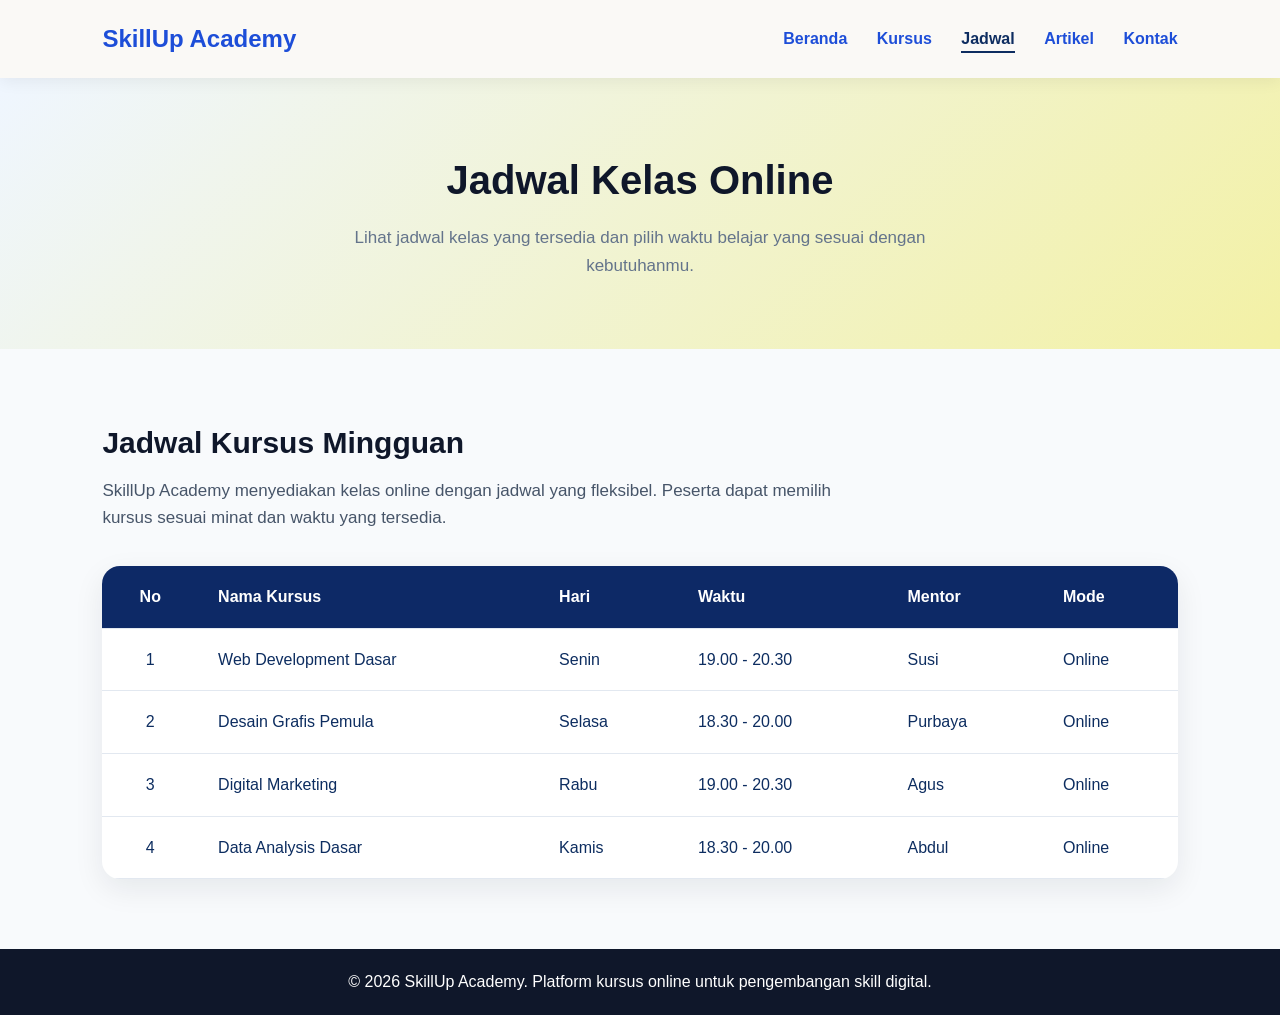
<file: UTS/jadwal.html>
<!doctype html>
<html lang="id">
  <head>
    <!--  Title & Meta  -->
    <meta charset="UTF-8" />
    <meta name="viewport" content="width=device-width, initial-scale=1.0" />

    <title>Jadwal - SkillUp Academy</title>

    <!-- penghubung ke CSS -->
    <link rel="stylesheet" href="style.css" />
  </head>

  <body>
    <!--  Header & navbar -->
    <header class="header">
      <div class="logo">
        <a href="beranda.html" class="tanpa-garis"><h2>SkillUp Academy</h2></a>
      </div>

      <nav class="navbar">
        <a href="beranda.html">Beranda</a>
        <a href="kursus.html">Kursus</a>
        <a href="jadwal.html" class="active">Jadwal</a>
        <a href="artikel.html">Artikel</a>
        <a href="kontak.html">Kontak</a>
      </nav>
    </header>

    <!-- Page header -->
    <section class="page-header">
      <h1>Jadwal Kelas Online</h1>

      <p>
        Lihat jadwal kelas yang tersedia dan pilih waktu belajar yang sesuai
        dengan kebutuhanmu.
      </p>
    </section>

    <!--  Bagian jadwal -->
    <section class="schedule-section">
      <!--  INFORMASI JADWAL -->
      <div class="schedule-info">
        <h2>Jadwal Kursus Mingguan</h2>

        <p>
          SkillUp Academy menyediakan kelas online dengan jadwal yang fleksibel.
          Peserta dapat memilih kursus sesuai minat dan waktu yang tersedia.
        </p>
      </div>

      <!--  Table jadwal -->
      <div class="table-container">
        <table>
          <!-- Table header -->
          <thead>
            <tr>
              <th>No</th>
              <th>Nama Kursus</th>
              <th>Hari</th>
              <th>Waktu</th>
              <th>Mentor</th>
              <th>Mode</th>
            </tr>
          </thead>

          <!-- Table body-->
          <tbody>
            <!-- Data 1 -->
            <tr>
              <td>1</td>
              <td>Web Development Dasar</td>
              <td>Senin</td>
              <td>19.00 - 20.30</td>
              <td>Susi</td>
              <td>Online</td>
            </tr>

            <!-- Data 2 -->
            <tr>
              <td>2</td>
              <td>Desain Grafis Pemula</td>
              <td>Selasa</td>
              <td>18.30 - 20.00</td>
              <td>Purbaya</td>
              <td>Online</td>
            </tr>

            <!-- Data 3 -->
            <tr>
              <td>3</td>
              <td>Digital Marketing</td>
              <td>Rabu</td>
              <td>19.00 - 20.30</td>
              <td>Agus</td>
              <td>Online</td>
            </tr>

            <!-- Data 4 -->
            <tr>
              <td>4</td>
              <td>Data Analysis Dasar</td>
              <td>Kamis</td>
              <td>18.30 - 20.00</td>
              <td>Abdul</td>
              <td>Online</td>
            </tr>
          </tbody>
        </table>
      </div>
    </section>

    <!-- Footer-->
    <footer class="footer">
      <p>
        &copy; 2026 SkillUp Academy. Platform kursus online untuk pengembangan
        skill digital.
      </p>
    </footer>
  </body>
</html>
</file>
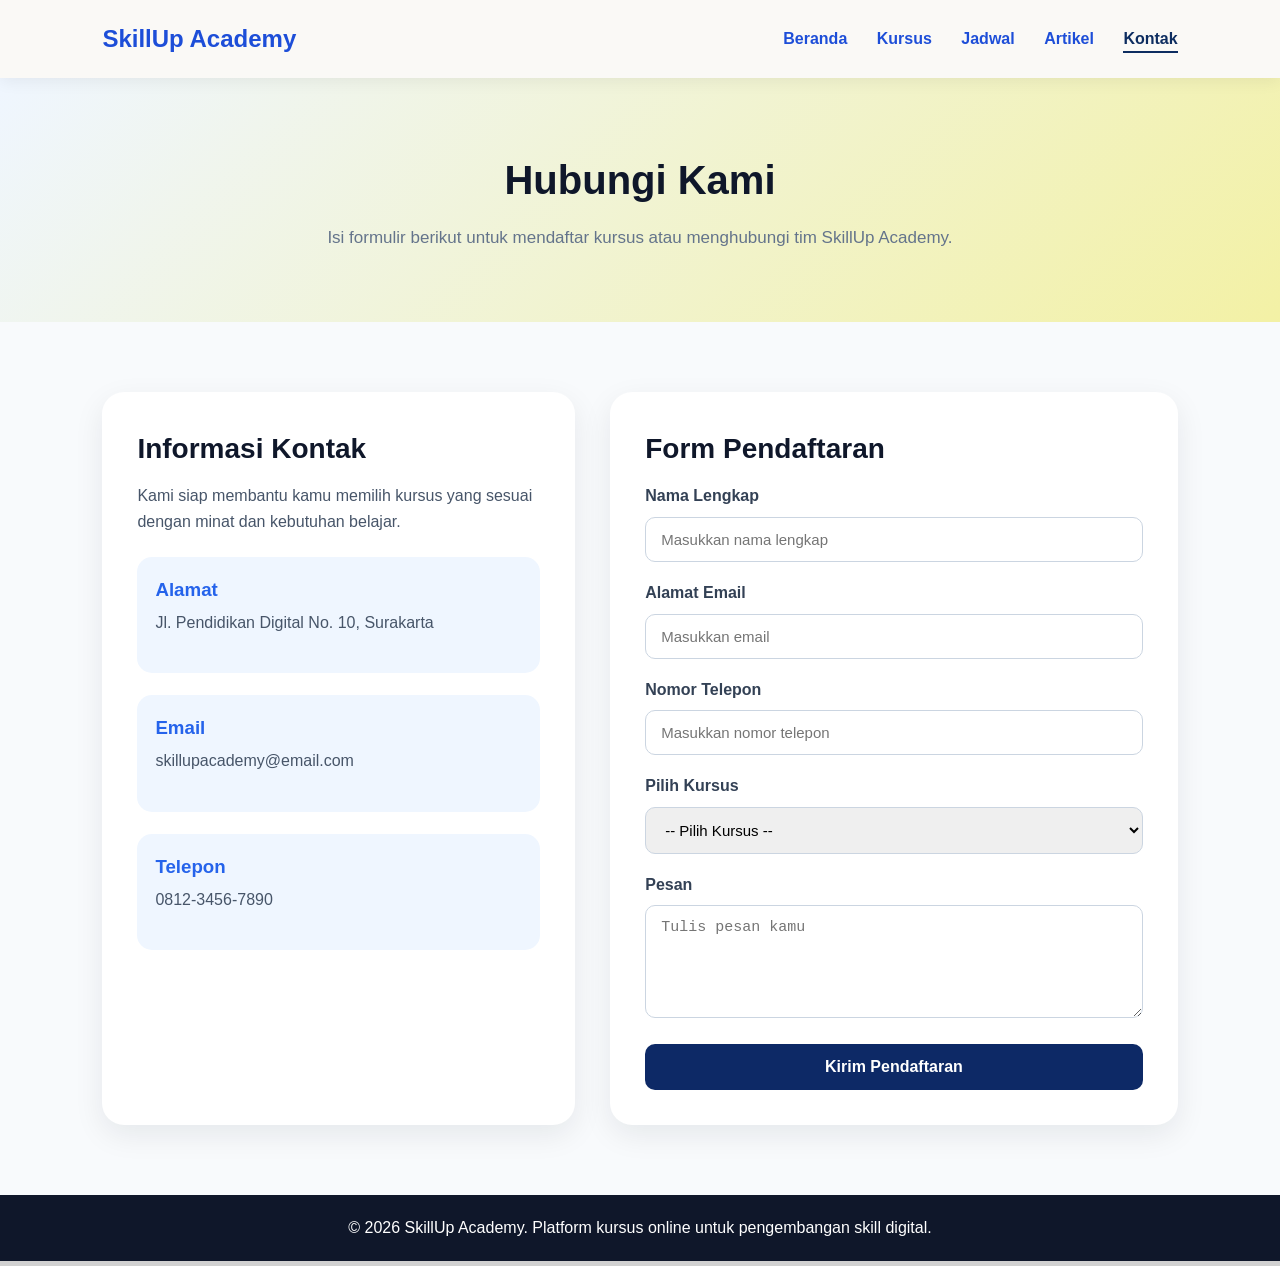
<file: UTS/kontak.html>
<!doctype html>
<html lang="id">
  <head>
    <!--  Title & Meta  -->
    <meta charset="UTF-8" />
    <meta name="viewport" content="width=device-width, initial-scale=1.0" />

    <title>Kontak - SkillUp Academy</title>

    <!--  penghubung ke CSS -->
    <link rel="stylesheet" href="style.css" />
  </head>

  <body>
    <!--  Header & navbar -->
    <header class="header">
      <div class="logo">
        <a href="beranda.html" class="tanpa-garis"><h2>SkillUp Academy</h2></a>
      </div>

      <nav class="navbar">
        <a href="beranda.html">Beranda</a>
        <a href="kursus.html">Kursus</a>
        <a href="jadwal.html">Jadwal</a>
        <a href="artikel.html">Artikel</a>
        <a href="kontak.html" class="active">Kontak</a>
      </nav>
    </header>

    <!--  Page header -->
    <section class="page-header">
      <h1>Hubungi Kami</h1>

      <p>
        Isi formulir berikut untuk mendaftar kursus atau menghubungi tim SkillUp
        Academy.
      </p>
    </section>

    <!--  Bagian Kontak -->
    <section class="contact-section">
      <!--  Informasi Kontak -->
      <div class="contact-info">
        <h2>Informasi Kontak</h2>

        <p>
          Kami siap membantu kamu memilih kursus yang sesuai dengan minat dan
          kebutuhan belajar.
        </p>

        <!-- Alamat -->
        <div class="info-box">
          <h3>Alamat</h3>
          <p>Jl. Pendidikan Digital No. 10, Surakarta</p>
        </div>

        <!-- E-mail -->
        <div class="info-box">
          <h3>Email</h3>
          <p>skillupacademy@email.com</p>
        </div>

        <!-- Telepon -->
        <div class="info-box">
          <h3>Telepon</h3>
          <p>0812-3456-7890</p>
        </div>
      </div>

      <!--  Form Pendaftaran -->
      <div class="contact-form">
        <h2>Form Pendaftaran</h2>

        <form>
          <!-- Nama -->
          <div class="form-group">
            <label for="nama">Nama Lengkap</label>

            <input
              type="text"
              id="nama"
              name="nama"
              placeholder="Masukkan nama lengkap"
            />
          </div>

          <!-- E-mail -->
          <div class="form-group">
            <label for="email">Alamat Email</label>

            <input
              type="email"
              id="email"
              name="email"
              placeholder="Masukkan email"
            />
          </div>

          <!-- Telepon -->
          <div class="form-group">
            <label for="telepon">Nomor Telepon</label>

            <input
              type="text"
              id="telepon"
              name="telepon"
              placeholder="Masukkan nomor telepon"
            />
          </div>

          <!-- Pilih Kursus -->
          <div class="form-group">
            <label for="kursus">Pilih Kursus</label>

            <select id="kursus" name="kursus">
              <option value="">-- Pilih Kursus --</option>

              <option value="web-development">Web Development Dasar</option>

              <option value="desain-grafis">Desain Grafis Pemula</option>

              <option value="digital-marketing">Digital Marketing</option>

              <option value="data-analysis">Data Analysis Dasar</option>
            </select>
          </div>

          <!-- Pesan -->
          <div class="form-group">
            <label for="pesan">Pesan</label>

            <textarea
              id="pesan"
              name="pesan"
              rows="5"
              placeholder="Tulis pesan kamu"
            ></textarea>
          </div>

          <!-- Button submit -->
          <button type="submit" class="submit-btn">Kirim Pendaftaran</button>
        </form>
      </div>
    </section>

    <!--  Footer -->
    <footer class="footer">
      <p>
        &copy; 2026 SkillUp Academy. Platform kursus online untuk pengembangan
        skill digital.
      </p>
    </footer>
  </body>
</html>
</file>
<file: UTS/style.css>
/*  STYLE GLOBAL */
* {
  margin: 0;
  padding: 0;
  box-sizing: border-box;
}

body {
  font-family: Arial, Helvetica;
  background-color: #d1d1d1;
  color: #0d2d60;
  line-height: 1.6;
}

/*  HEADER & NAVBAR */

.header {
  width: 100%;
  padding: 20px 8%;
  background-color: #FAF9F6;
  display: flex;
  justify-content: space-between;
  align-items: center;
  box-shadow: 0 4px 15px rgba(0, 0, 0, 0.06);
  position: sticky;
  top: 0;
  z-index: 10;
}

.logo h2 {
  color: #1d4ed8;
  font-size: 24px;
}

.navbar a {
  text-decoration: none;
  color: #1d4ed8;
  margin-left: 25px;
  font-weight: 600;
}

.navbar a:hover,
.navbar a.active {
  color: #0d2d60;
}

.navbar a.active {
  border-bottom: 2px solid #0d2d60;
  padding-bottom: 4px;
}

.tanpa-garis{
  text-decoration: none;
}

/*  BUTTON STYLE */

.btn-primary,
.btn-secondary {
  display: inline-block;
  padding: 13px 24px;
  border-radius: 10px;
  text-decoration: none;
  font-weight: bold;
}

.btn-primary {
  background-color: #0d2966;
  color: white;
}

.btn-primary:hover {
  background-color: #1d4ed8;
}

.btn-secondary {
  border: 2px solid #0d2966;
  color: #0d2966;
}

.btn-secondary:hover {
  background-color: #0d2966;
  color: rgb(176, 169, 169);
}

/* BERANDA - HERO SECTION */

.hero {
  padding: 70px 8%;
  display: flex;
  align-items: center;
  justify-content: space-between;
  gap: 40px;
  background: linear-gradient(135deg, #eff6ff, #f3f1a5);
}

.hero-text {
  flex: 1;
}

.hero-text h1 {
  font-size: 46px;
  line-height: 1.2;
  color: #0f172a;
  margin-bottom: 20px;
}

.hero-text p {
  font-size: 18px;
  color: #475569;
  margin-bottom: 30px;
}

.hero-button {
  display: flex;
  gap: 15px;
}

.hero-image {
  flex: 1;
}

.hero-image img {
  width: 100%;
  height: 380px;
  object-fit: cover;
  border-radius: 25px;
  box-shadow: 0 15px 35px rgba(37, 99, 235, 0.25);
}

/* BERANDA- SECTION & CARD */

.section {
  padding: 70px 8%;
  text-align: center;
}

.section h2 {
  font-size: 34px;
  color: #0f172a;
  margin-bottom: 10px;
}

.section-desc {
  color: #64748b;
  margin-bottom: 40px;
}

.card-container {
  display: flex;
  gap: 25px;
  justify-content: center;
}

.card {
  background-color: #ffffff;
  padding: 30px;
  width: 32%;
  border-radius: 18px;
  box-shadow: 0 8px 25px rgba(0, 0, 0, 0.07);
  text-align: left;
}

.card h3 {
  color: #2563eb;
  margin-bottom: 12px;
}

.card p {
  color: #475569;
}

.card:hover {
  transform: translateY(-8px);
  transition: 0.3s;
}

/*  BERANDA - FEATURES & CTA */
 
.features-section {
    padding: 70px 40px;
    background:linear-gradient(135deg, #eff6ff, #f3f1a5) ;
    text-align: center;
    font-family: Arial, Helvetica; 
}

.features {
  max-width: 700px;
  margin: auto;
  text-align: left;
  background-color: white;
  padding: 30px;
  border-radius: 18px;
  box-shadow: 0 8px 25px rgba(0, 0, 0, 0.06);
}

.features-section {
    padding: 60px 20px;
    text-align: center;
}

.features-section h2 {
    color: #1E3A8A; 
    margin-bottom: 40px;
    font-size: 2rem;
}

.features-grid {
    display: grid;
    grid-template-columns: repeat(auto-fit, minmax(220px, 1fr));
    gap: 20px;
    max-width: 1100px;
    margin: 0 auto;
}

.feature-card {
    background: #ffffff;
    padding: 30px 20px;
    border-radius: 16px;
    box-shadow: 0 4px 20px rgba(0, 0, 0, 0.05); 
    transition: transform 0.3s ease;
    border: 1px solid rgba(255, 184, 77, 0.2); 
}

/* Efek interaktif saat kursor diarahkan ke card */
.feature-card:hover {
    transform: translateY(-5px);
}

.feature-card .icon {
    font-size: 2.5rem;
    margin-bottom: 15px;
}

.feature-card h3 {
    color: #1E3A8A;
    font-size: 1.25rem;
    margin-bottom: 10px;
}

.feature-card p {
    color: #1872f0; 
    line-height: 1.5;
}


.cta {
  padding: 70px 8%;
  text-align: center;
  background: linear-gradient(135deg, #2563eb, #0d2966);
  color: white;
}

.cta h2 {
  font-size: 34px;
  margin-bottom: 10px;
}

.cta p {
  margin-bottom: 25px;
  font-size: 18px;
}

.cta .btn-primary {
  background-color: white;
  color: #0d2966;
}

.cta .btn-primary:hover {
  background-color: #fedbdb;
}

/* HEADER HALAMAN MENU(Dipakai di: kursus, jadwal, artikel, kontak) */

.page-header {
  padding: 70px 8%;
  text-align: center;
 background:linear-gradient(135deg, #eff6ff, #f3f1a5) ;
}

.page-header h1 {
  font-size: 40px;
  color: #0f172a;
  margin-bottom: 12px;
}

.page-header p {
  max-width: 650px;
  margin: auto;
  color: #64748b;
  font-size: 17px;
}

/*  8. KURSUS.HTML */

.course-section {
  padding: 70px 8%;
  display: grid;
  grid-template-columns: repeat(2, 1fr);
  gap: 30px;
  background-color: #f8fafc;
}

.course-card {
  background-color: #ffffff;
  border-radius: 22px;
  overflow: hidden;
  box-shadow: 0 10px 30px rgba(15, 23, 42, 0.08);
}

.course-card:hover {
  transform: translateY(-8px);
  transition: 0.3s;
}

.course-card img {
  width: 100%;
  height: 230px;
  object-fit: cover;
}

.course-content {
  padding: 28px;
}

.course-category {
  display: inline-block;
  background-color: #dbeafe;
  color: #2563eb;
  padding: 6px 12px;
  border-radius: 30px;
  font-size: 13px;
  font-weight: bold;
  margin-bottom: 12px;
}

.course-content h3 {
  font-size: 24px;
  color: #0f172a;
  margin-bottom: 10px;
}

.course-content p {
  color: #475569;
  margin-bottom: 15px;
}

.course-content ul {
  padding-left: 20px;
  margin-bottom: 22px;
}

.course-content li {
  margin-bottom: 8px;
  color: #334155;
}

/* 9. JADWAL.HTML */

.schedule-section {
  padding: 70px 8%;
  background-color: #f8fafc;
}

.schedule-info {
  max-width: 750px;
  margin-bottom: 35px;
}

.schedule-info h2 {
  font-size: 30px;
  color: #0f172a;
  margin-bottom: 10px;
}

.schedule-info p {
  color: #475569;
  font-size: 17px;
}

.table-container {
  overflow-x: auto;
  background-color: #ffffff;
  border-radius: 18px;
  box-shadow: 0 10px 30px rgba(15, 23, 42, 0.08);
}

table {
  width: 100%;
  border-collapse: collapse;
  min-width: 800px;
}

thead {
  background-color: #0d2966;
  color: white;
}

th,
td {
  padding: 18px 20px;
  text-align: left;
  border-bottom: 1px solid #e2e8f0;
}

tbody tr:hover {
  background-color: #eff6ff;
}

td:first-child,
th:first-child {
  text-align: center;
}

/* 10. ARTIKEL.HTML */

.artikel-section {
  padding: 70px 8%;
  display: grid;
  grid-template-columns: repeat(2, 1fr);
  gap: 30px;
  background-color: #f8fafc;
}

.artikel-card {
  background-color: #ffffff;
  border-radius: 20px;
  overflow: hidden;
  box-shadow: 0 10px 30px rgba(15, 23, 42, 0.08);
}

.artikel-card img {
  width: 100%;
  height: 220px;
  object-fit: cover;
}

.artikel-content {
  padding: 25px;
}

.artikel-content h3 {
  font-size: 22px;
  color: #0f172a;
  margin-bottom: 10px;
}

.artikel-content p {
  color: #475569;
  margin-bottom: 15px;
}

.artikel-content a {
  text-decoration: none;
  color: #2563eb;
  font-weight: bold;
}

.artikel-content a:hover {
  text-decoration: underline;
}

/* 11. KONTAK.HTML */

.contact-section {
  padding: 70px 8%;
  display: grid;
  grid-template-columns: 1fr 1.2fr;
  gap: 35px;
  background-color: #f8fafc;
}

.contact-info,
.contact-form {
  background-color: #ffffff;
  padding: 35px;
  border-radius: 22px;
  box-shadow: 0 10px 30px rgba(15, 23, 42, 0.08);
}

.contact-info h2,
.contact-form h2 {
  font-size: 28px;
  color: #0f172a;
  margin-bottom: 12px;
}

.contact-info p {
  color: #475569;
  margin-bottom: 20px;
}

.info-box {
  margin-top: 22px;
  padding: 18px;
  background-color: #eff6ff;
  border-radius: 15px;
}

.info-box h3 {
  color: #2563eb;
  margin-bottom: 5px;
}

.form-group {
  margin-bottom: 18px;
}

.form-group label {
  display: block;
  font-weight: bold;
  color: #334155;
  margin-bottom: 8px;
}

.form-group input,
.form-group select,
.form-group textarea {
  width: 100%;
  padding: 13px 15px;
  border: 1px solid #cbd5e1;
  border-radius: 10px;
  font-size: 15px;
  outline: none;
}

.form-group input:focus,
.form-group select:focus,
.form-group textarea:focus {
  border-color: #2563eb;
}

.submit-btn {
  width: 100%;
  padding: 14px;
  background-color: #0d2966;
  color: white;
  border: none;
  border-radius: 10px;
  font-size: 16px;
  font-weight: bold;
  cursor: pointer;
}

.submit-btn:hover {
  background-color: #1d4ed8;
}

/* 12. FOOTER */

.footer {
  padding: 20px;
  text-align: center;
  background-color: #0f172a;
  color: white;
}
</file>
